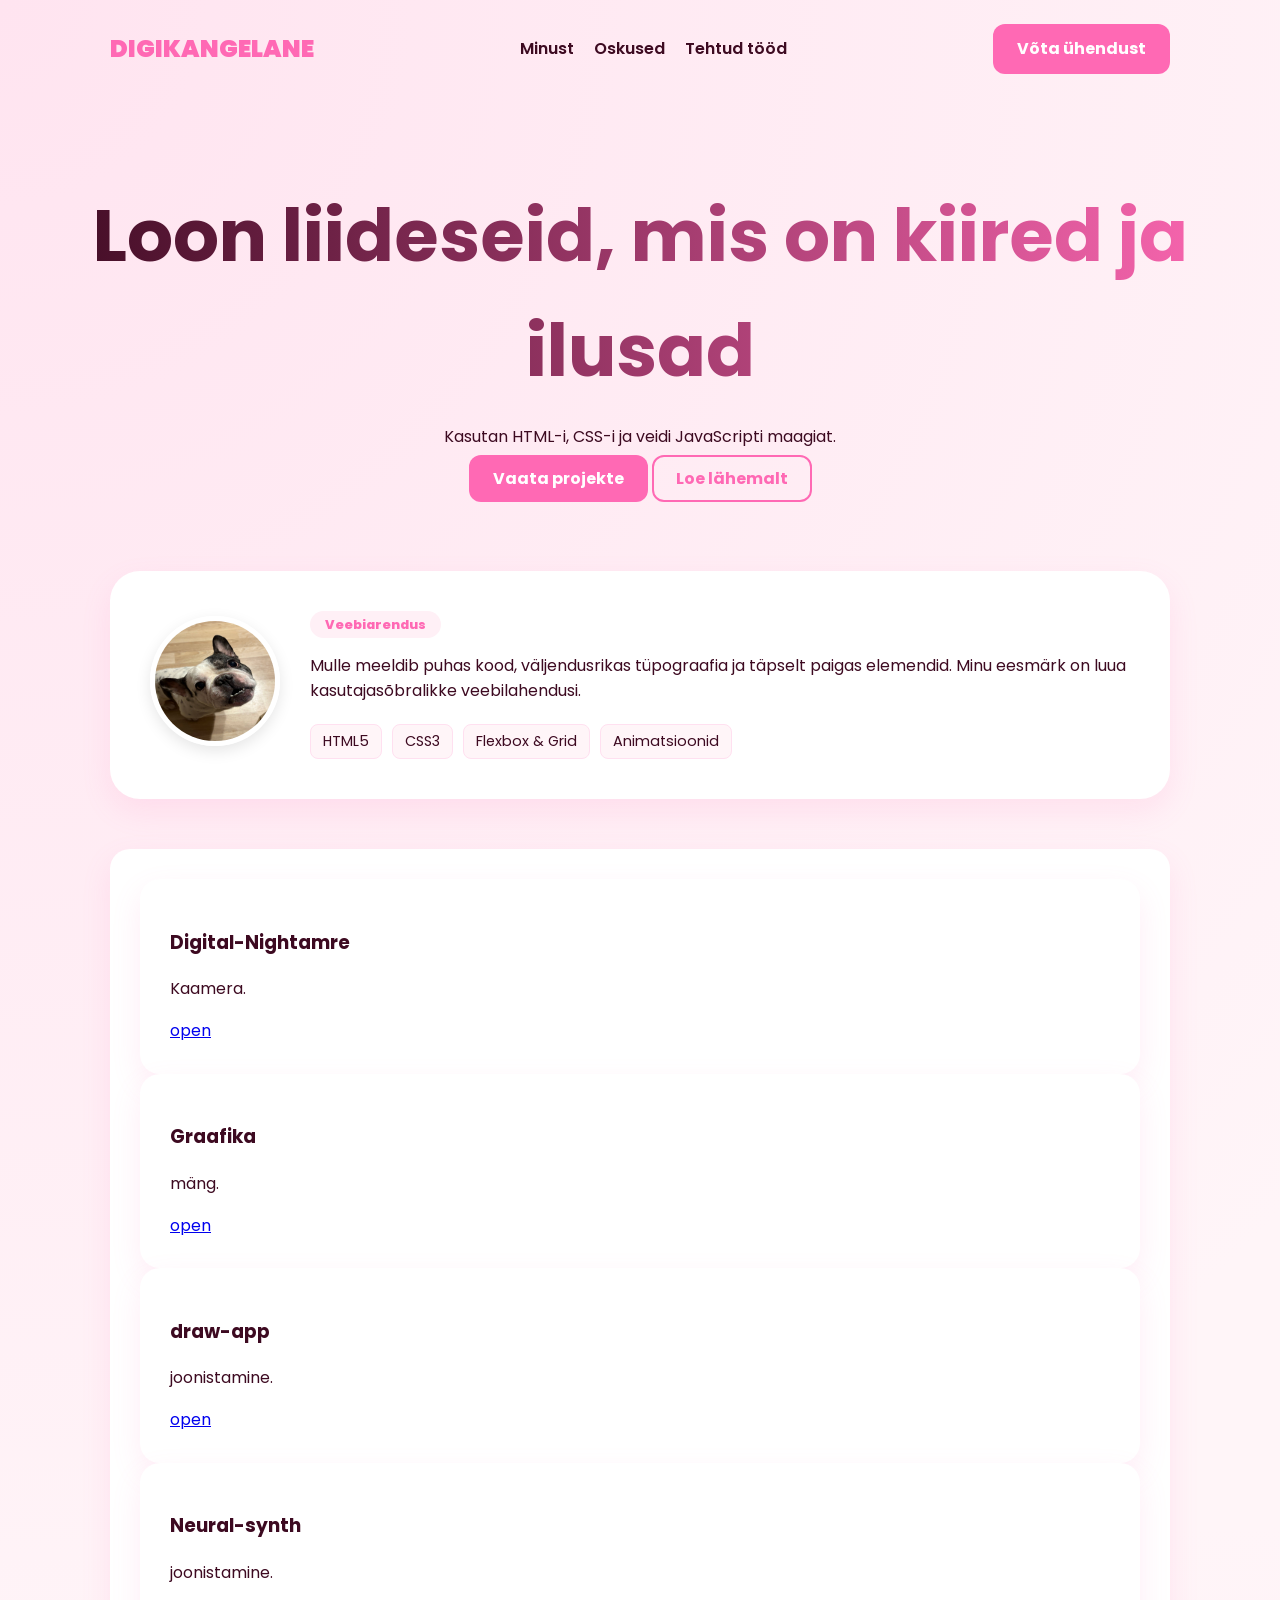
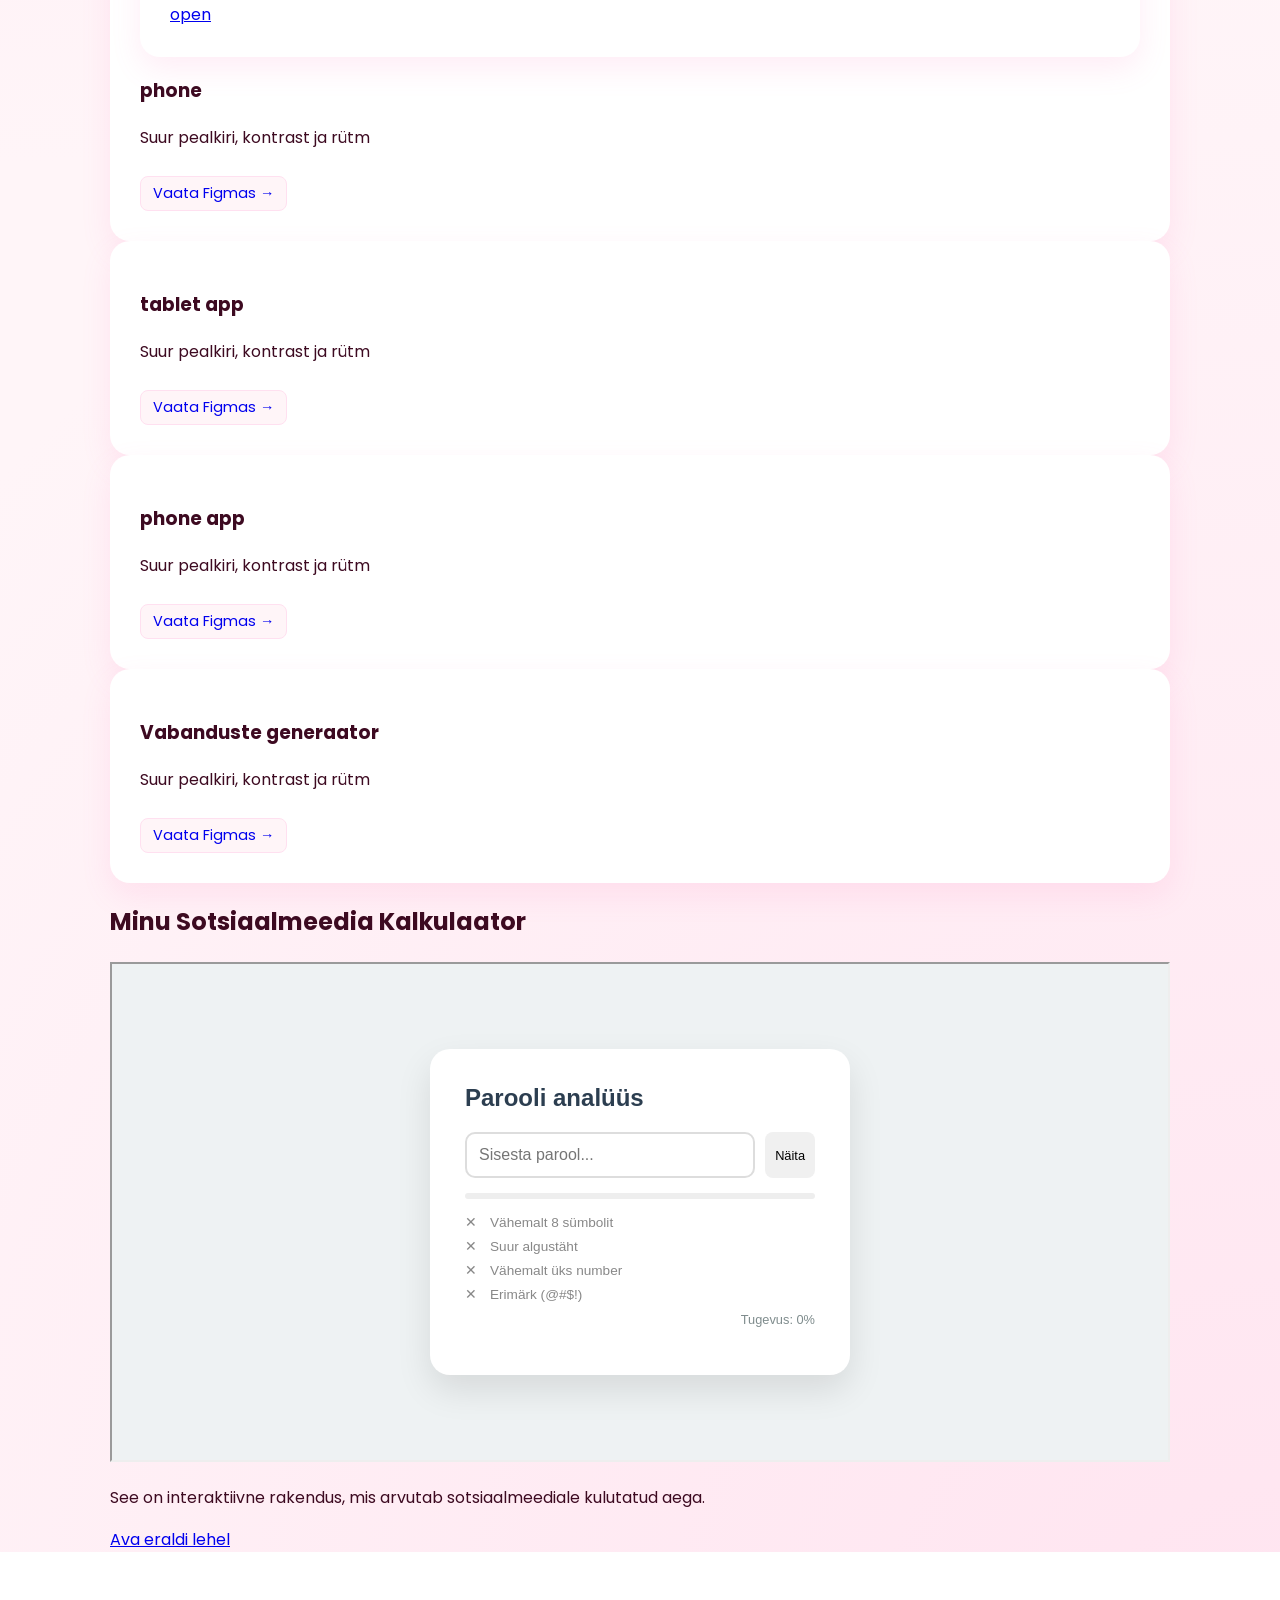
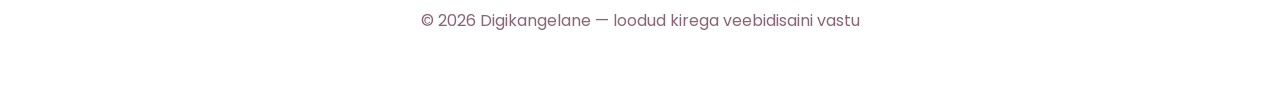
<file: index.html>
<!DOCTYPE html>
<html lang="et">
<head>
    <meta charset="utf-8" />
    <title>Digikangelane | Portfoolio</title>
    <meta name="viewport" content="width=device-width, initial-scale=1" />
    <link href="https://fonts.googleapis.com/css2?family=Poppins:wght@400;600;700;900&display=swap" rel="stylesheet">
    <link rel="stylesheet" href="styles.css">
</head>
<body>

<header>
    <nav>
        <div class="brand">Digikangelane</div>
        <ul class="menu">
            <li><a href="#minust">Minust</a></li>
            <li><a href="#oskused">Oskused</a></li>
            <li><a href="#tood">Tehtud tööd</a></li>
        </ul>
        <a class="cta" href="#kontakt">Võta ühendust</a>
    </nav>
</header>

<main>
    <section class="hero">
        <div class="hero-content">
            <h1 class="title">Loon liideseid, mis on kiired ja ilusad</h1>
            <p class="subtitle">Kasutan HTML-i, CSS-i ja veidi JavaScripti maagiat.</p>
            <div class="actions">
                <a class="cta" href="#tood">Vaata projekte</a>
                <a class="ghost" href="#minust">Loe lähemalt</a>
            </div>
        </div>
    </section>

    <div class="container">
        <article class="card profile" id="minust">
            <div class="avatar-container">
                <img class="avatar" src="IMG_1137.jpeg" alt="Minu profiilipilt">
            </div>
            <div>
                <span class="badge">Veebiarendus</span>
                <p class="profile-text">
                    Mulle meeldib puhas kood, väljendusrikas tüpograafia ja täpselt paigas elemendid. Minu eesmärk on luua kasutajasõbralikke veebilahendusi.
                </p>
                <div class="skills" id="oskused">
                    <span class="skill">HTML5</span>
                    <span class="skill">CSS3</span>
                    <span class="skill">Flexbox & Grid</span>
                    <span class="skill">Animatsioonid</span>
                </div>
            </div>
        </article>
        <article class="mini">
            
          <article class="mini">
    <h3>Digital-Nightamre</h3>
    <p> Kaamera.</p>
    <a href="https://aljona450.github.io/Digital-Nightamre/" target="_blank">open</a>
</article>
            <article class="mini">
    <h3>Graafika</h3>
    <p> mäng.</p>
    <a href="https://aljona450.github.io/Graafika/" target="_blank">open</a>
</article>
            <article class="mini">
    <h3>draw-app</h3>
    <p>joonistamine.</p>
    <a href="https://aljona450.github.io/draw-app/" target="_blank">open</a>
</article>
            <article class="mini">
    <h3>Neural-synth</h3>
    <p>joonistamine.</p>
    <a href="https://aljona450.github.io/Neural-synth/" target="_blank">open</a>
</article>

            <h3>phone</h3>
            <p>Suur pealkiri, kontrast ja rütm</p>
            <a href="https://www.figma.com/proto/4Lv4NzFF8QZt3iBKe0qD6n/phone?node-id=3-13&t=pb26vtjsqAgmlH1J-0&scaling=scale-down&content-scaling=fixed&page-id=0%3A1&starting-point-node-id=3%3A13" class="skill" target="_blank" style="display:inline-block; margin-top:10px; text-decoration:none;">Vaata Figmas →</a>
        </article>

        <article class="mini">
            <h3>tablet app</h3>
            <p>Suur pealkiri, kontrast ja rütm</p>
            <a href="https://www.figma.com/proto/ATFb94soX4nA6qEgFatyCn/SALAT?node-id=10-139&p=f&t=QmMKqyN6GmLUmYGp-0&scaling=scale-down&content-scaling=fixed&page-id=0%3A1&starting-point-node-id=10%3A139" class="skill" target="_blank" style="display:inline-block; margin-top:10px; text-decoration:none;">Vaata Figmas →</a>
        </article>
            
        <article class="mini">
            <h3>phone app</h3>
            <p>Suur pealkiri, kontrast ja rütm</p>
            <a href="https://www.figma.com/proto/OlHvigMSehjL18nL8PfbLE/burger?t=QmMKqyN6GmLUmYGp-0&scaling=scale-down&content-scaling=fixed&page-id=0%3A1&node-id=7-15&starting-point-node-id=7%3A15" class="skill" target="_blank" style="display:inline-block; margin-top:10px; text-decoration:none;">Vaata Figmas →</a>
        </article>

        <article class="mini">
            <h3>Vabanduste generaator</h3>
            <p>Suur pealkiri, kontrast ja rütm</p>
            <a href="http://127.0.0.1:5500/example1.html" class="skill" target="_blank" style="display:inline-block; margin-top:10px; text-decoration:none;">Vaata Figmas →</a>
        </article>

       
        <div class="project-box">
    <h2>Minu Sotsiaalmeedia Kalkulaator</h2>
    
    <div class="window">
        <iframe src="igra2/example7.html" width="100%" height="500px"></iframe>
    </div>
    
    <p>See on interaktiivne rakendus, mis arvutab sotsiaalmeediale kulutatud aega.</p>
    <a href="examples/example3.html" target="_blank">Ava eraldi lehel</a>
</div>

        </section>
    </div>
</main>

<footer>
  <p>&copy; 2026 Digikangelane — loodud kirega veebidisaini vastu</p>
</footer>

</body>
</html>
</file>
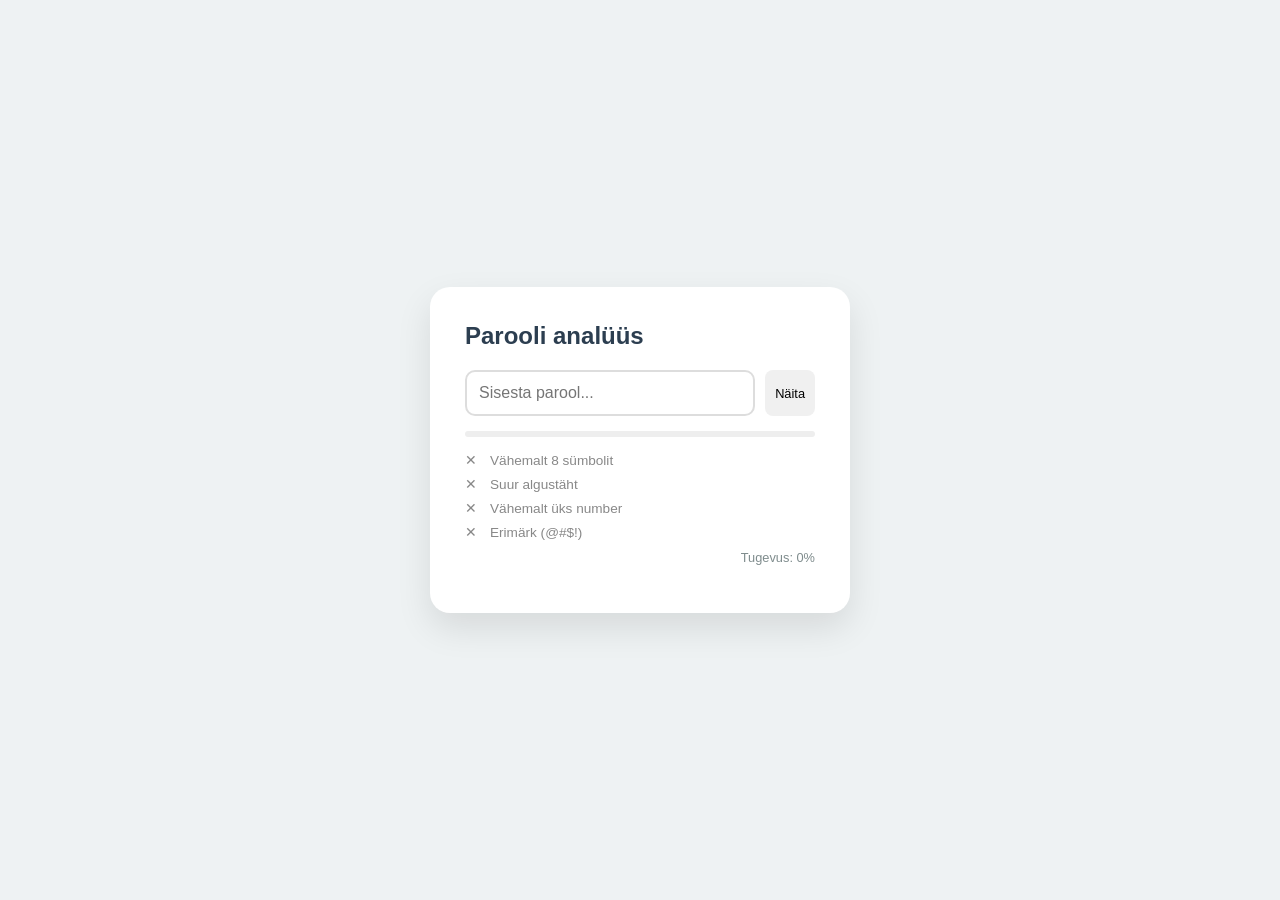
<file: igra2/example7.html>
<!DOCTYPE html>
<html lang="et">
<head>
    <meta charset="UTF-8">
    <title>Turvaline Parool</title>
    <link rel="stylesheet" href="style7.css">
</head>
<body>
    <div class="card">
        <h2>Parooli analüüs</h2>
        <div class="input-wrapper">
            <input type="password" id="pwInput" placeholder="Sisesta parool...">
            <button id="toggleView">Näita</button>
        </div>

        <div class="meter-container">
            <div id="strengthFill" class="meter-fill"></div>
        </div>

        <ul class="check-list">
            <li id="crit-len">Vähemalt 8 sümbolit</li>
            <li id="crit-up">Suur algustäht</li>
            <li id="crit-num">Vähemalt üks number</li>
            <li id="crit-spec">Erimärk (@#$!)</li>
        </ul>
        <p id="score-text">Tugevus: 0%</p>
    </div>
    <script src="script7.js"></script>
</body>
</html>
</file>
<file: styles.css>
:root {
  --bg-main: #fff5f8;      /* Väga hele roosa taust */
  --text-dark: #3d0a21;    /* Sügav tume tekst paremaks loetavuseks */
  --accent: #ff69b4;       /* Klassikaline roosa aktsent */
  --card-bg: #ffffff;      /* Puhas valge kaartide jaoks */
  --muted: #8a6375;        /* Hallikas-roosa lisateksti jaoks */
  --shadow: 0 12px 30px rgba(255, 105, 180, 0.12);
}

* {
  box-sizing: border-box;
}

body {
  margin: 0;
  font-family: "Poppins", sans-serif;
  color: var(--text-dark);
  background-color: var(--bg-main);
  background-image: 
      radial-gradient(circle at 0% 0%, #ffe4f0 0%, transparent 50%),
      radial-gradient(circle at 100% 100%, #ffe4f0 0%, transparent 50%);
  line-height: 1.6;
}

/* Navigatsioon */
nav {
  max-width: 1100px;
  margin: 0 auto;
  padding: 20px;
  display: flex;
  justify-content: space-between;
  align-items: center;
}

.brand {
  font-weight: 900;
  font-size: 1.5rem;
  color: var(--accent);
  text-transform: uppercase;
}

.menu {
  display: flex;
  gap: 20px;
  list-style: none;
  padding: 0;
}

.menu a {
  text-decoration: none;
  color: var(--text-dark);
  font-weight: 600;
  transition: 0.3s;
}

.menu a:hover {
  color: var(--accent);
}

/* Nupud */
.cta {
  background: var(--accent);
  color: white !important;
  padding: 12px 24px;
  border-radius: 12px;
  text-decoration: none;
  font-weight: 700;
  transition: all 0.3s ease;
}

.cta:hover {
  transform: scale(1.05);
  box-shadow: 0 5px 15px rgba(255, 105, 180, 0.4);
}

.ghost {
  border: 2px solid var(--accent);
  color: var(--accent);
  padding: 10px 22px;
  border-radius: 12px;
  text-decoration: none;
  font-weight: 700;
}

/* Hero sektsioon */
.hero {
  text-align: center;
  padding: 80px 20px;
}

.title {
  font-size: clamp(2.5rem, 7vw, 4.5rem);
  margin: 0;
  background: linear-gradient(90deg, #3d0a21, #ff69b4);
  -webkit-background-clip: text;
  background-clip: text;
  color: transparent;
}

/* Konteiner ja kaardid */
.container {
  max-width: 1100px;
  margin: 0 auto;
  padding: 0 20px;
}

.card {
  background: var(--card-bg);
  border-radius: 30px;
  padding: 40px;
  box-shadow: var(--shadow);
  display: flex;
  gap: 30px;
  align-items: center;
  margin-bottom: 50px;
}

.avatar {
  width: 130px;
  height: 130px;
  border-radius: 50%;
  border: 5px solid #fff;
  box-shadow: 0 5px 15px rgba(0,0,0,0.1);
  animation: float 4s ease-in-out infinite;
}

.badge {
  background: #fff0f6;
  color: var(--accent);
  padding: 5px 15px;
  border-radius: 20px;
  font-size: 0.8rem;
  font-weight: 800;
}

.skills {
  display: flex;
  gap: 10px;
  margin-top: 20px;
}

.skill {
  background: #fff5f8;
  border: 1px solid #ffe0f0;
  padding: 5px 12px;
  border-radius: 8px;
  font-size: 0.9rem;
}

.cards {
  display: grid;
  grid-template-columns: repeat(3, 1fr);
  gap: 20px;
  padding-bottom: 80px;
}

.mini {
  background: white;
  padding: 30px;
  border-radius: 20px;
  box-shadow: var(--shadow);
  transition: 0.3s;
}

.mini:hover {
  transform: translateY(-10px);
}

footer {
  text-align: center;
  padding: 40px;
  background: white;
  color: var(--muted);
}

/* Animatsioon */
@keyframes float {
  0%, 100% { transform: translateY(0); }
  50% { transform: translateY(-10px); }
}

/* Mobiilne vaade */
@media (max-width: 768px) {
  .card { flex-direction: column; text-align: center; }
  .cards { grid-template-columns: 1fr; }
  .menu { display: none; } /* Peidame menüü mobiilis lihtsuse mõttes */
}
</file>
<file: igra2/style7.css>
body {
    background: #eef2f3;
    font-family: 'Segoe UI', sans-serif;
    display: flex;
    justify-content: center;
    align-items: center;
    height: 100vh;
    margin: 0;
}

.card {
    background: white;
    padding: 35px;
    border-radius: 20px;
    box-shadow: 0 15px 35px rgba(0,0,0,0.1);
    width: 350px;
}

h2 { margin-top: 0; color: #2c3e50; font-size: 1.5rem; }

.input-wrapper {
    position: relative;
    display: flex;
    gap: 10px;
    margin-bottom: 15px;
}

input {
    flex: 1;
    padding: 12px;
    border: 2px solid #ddd;
    border-radius: 10px;
    font-size: 1rem;
    transition: 0.3s;
}

#toggleView {
    background: #f0f0f0;
    border: none;
    border-radius: 8px;
    cursor: pointer;
    font-size: 0.8rem;
    padding: 0 10px;
}

.meter-container {
    height: 6px;
    background: #eee;
    border-radius: 3px;
    margin: 15px 0;
    overflow: hidden;
}

.meter-fill {
    height: 100%;
    width: 0;
    transition: width 0.5s ease, background 0.3s;
}

.check-list {
    list-style: none;
    padding: 0;
    margin: 0;
}

.check-list li {
    font-size: 0.85rem;
    color: #888;
    margin-bottom: 8px;
    display: flex;
    align-items: center;
}

.check-list li.ok {
    color: #27ae60;
    font-weight: bold;
}

.check-list li::before {
    content: '✕';
    margin-right: 10px;
    width: 15px;
}

.check-list li.ok::before {
    content: '✓';
}

#score-text {
    text-align: right;
    font-size: 0.8rem;
    color: #7f8c8d;
    margin-top: 10px;
}
</file>
